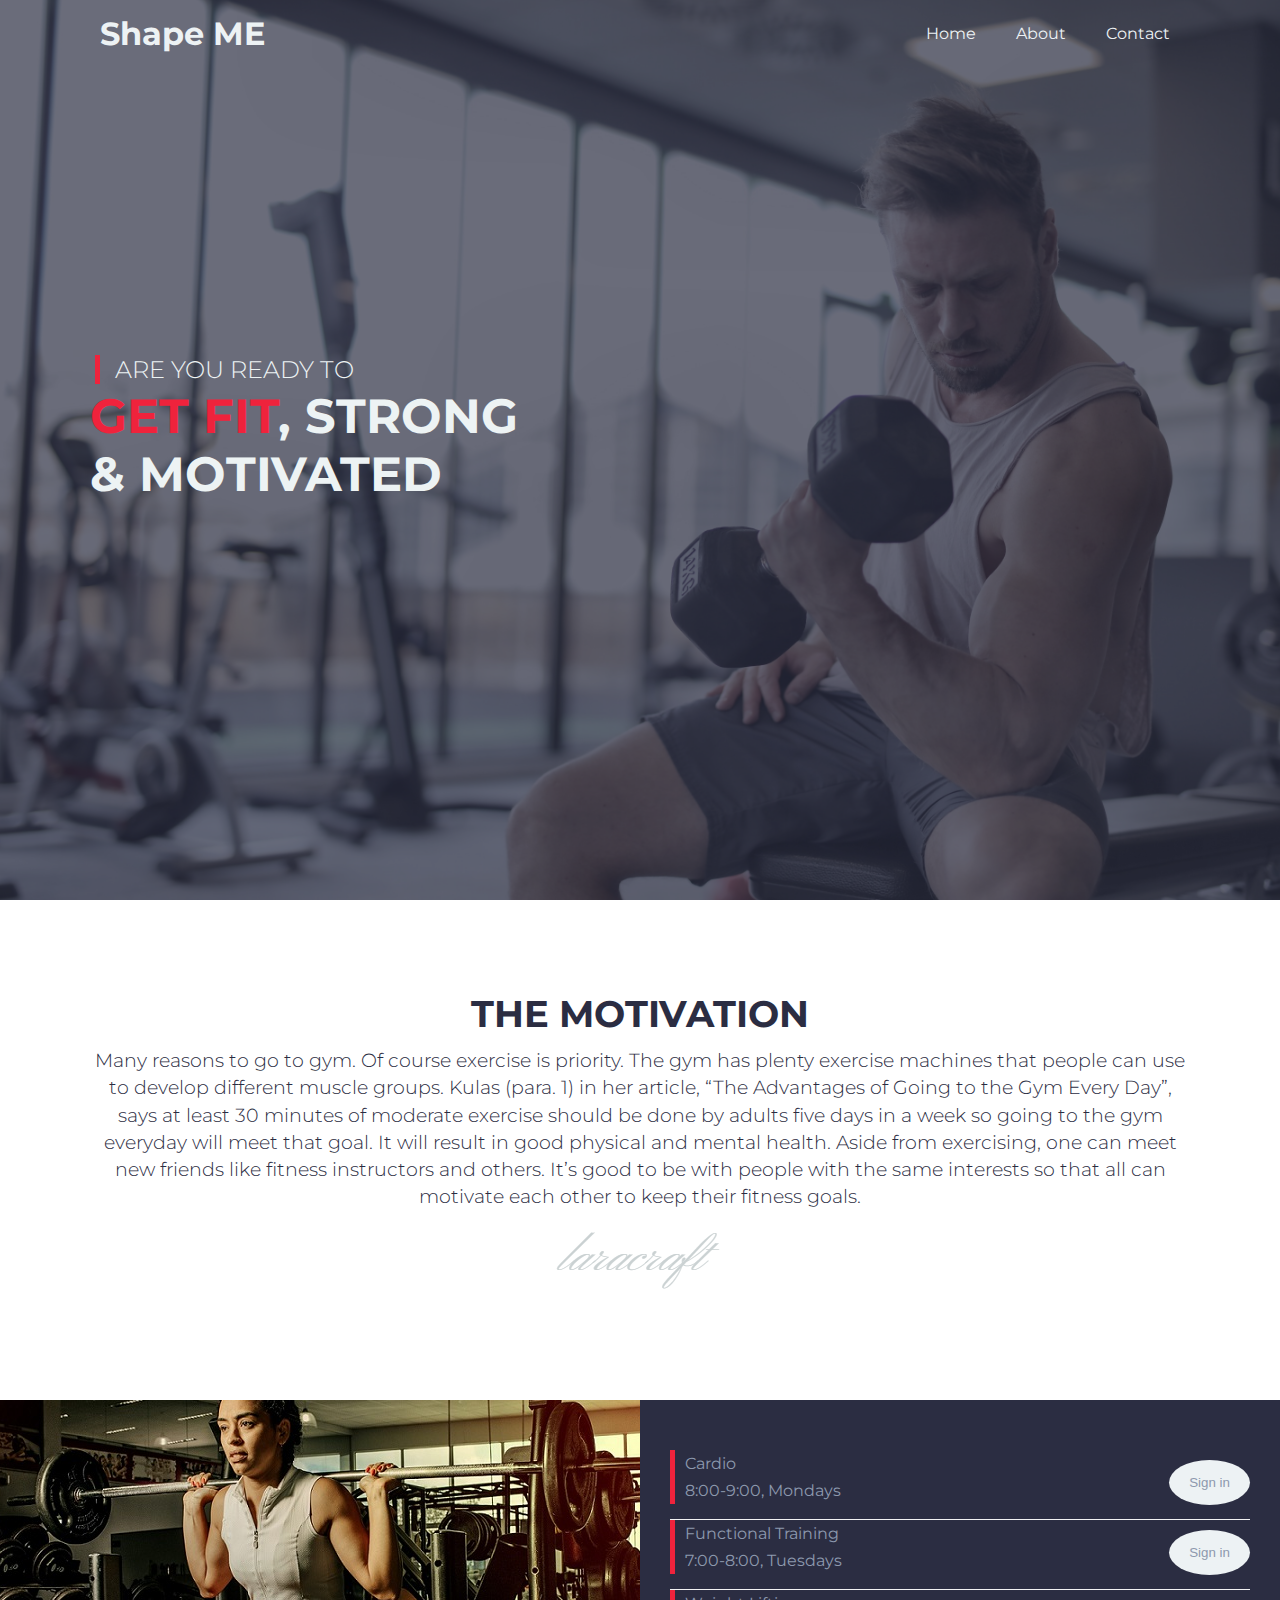
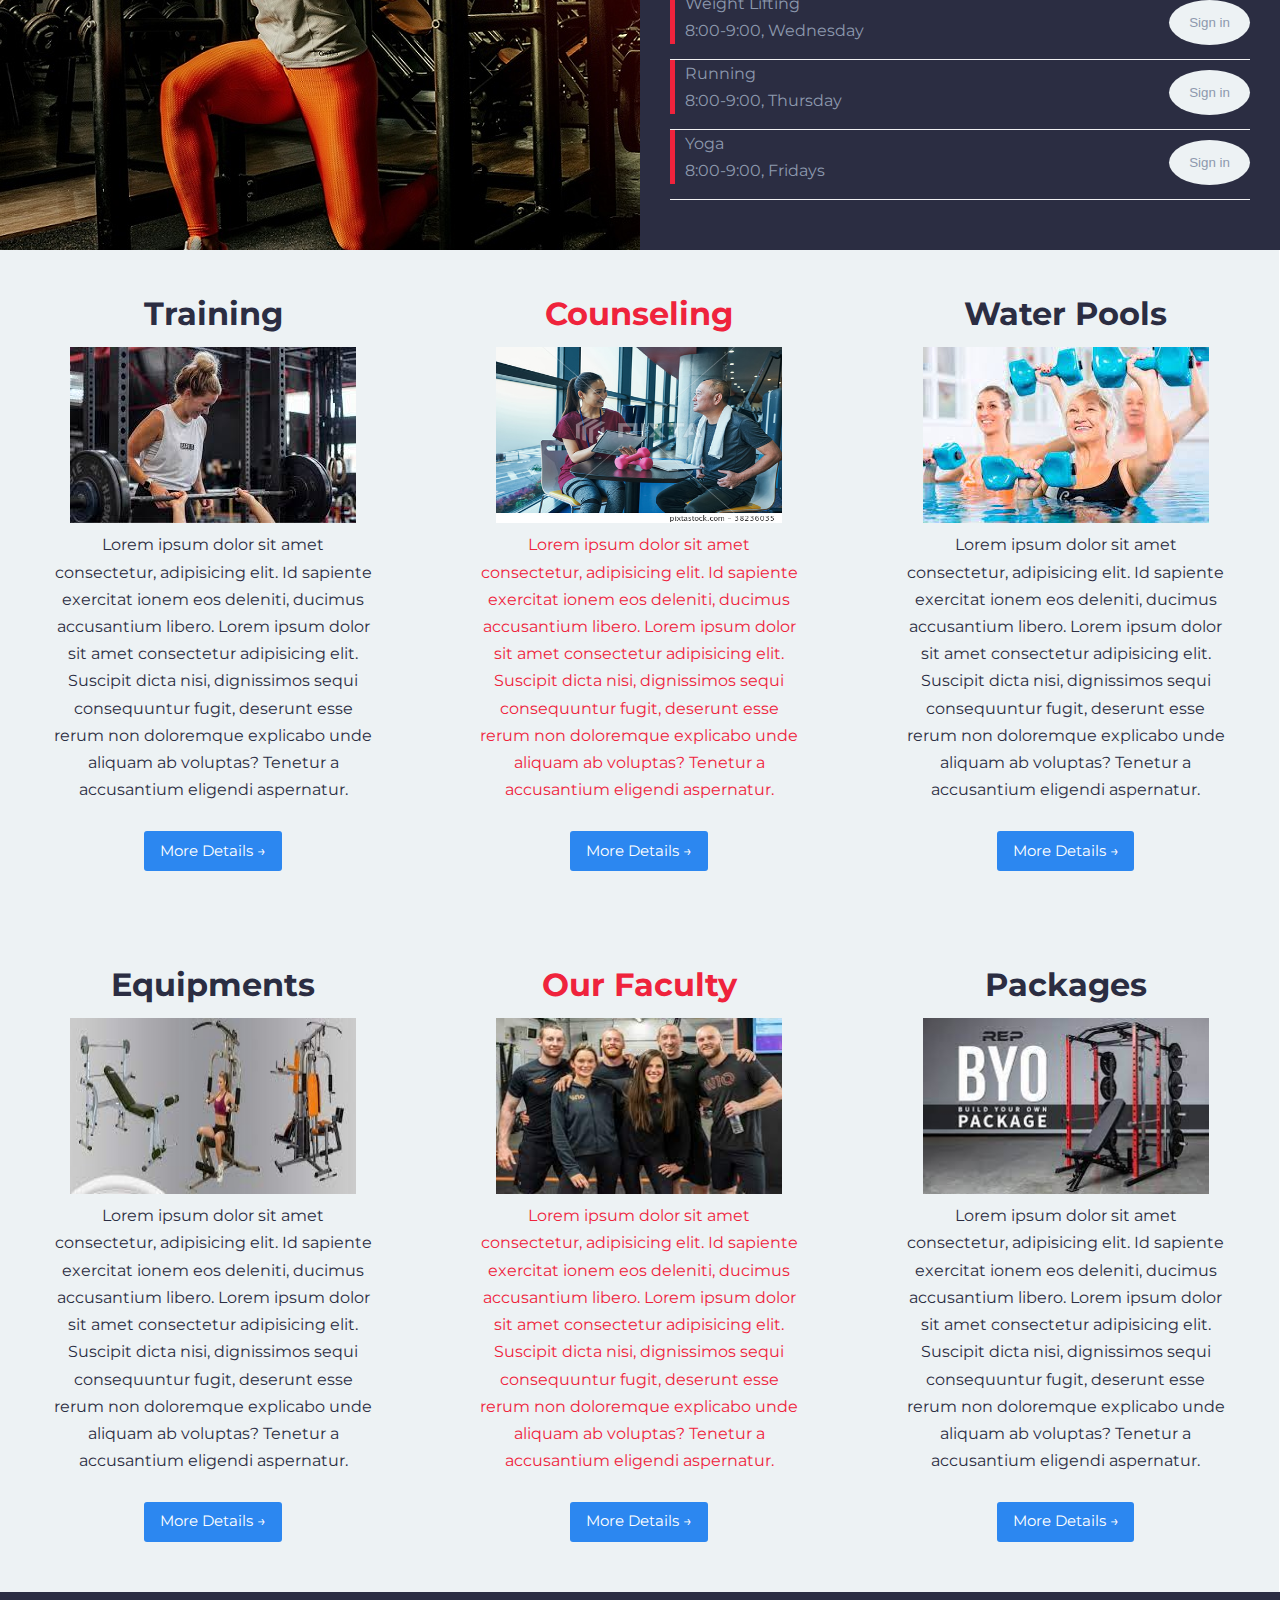
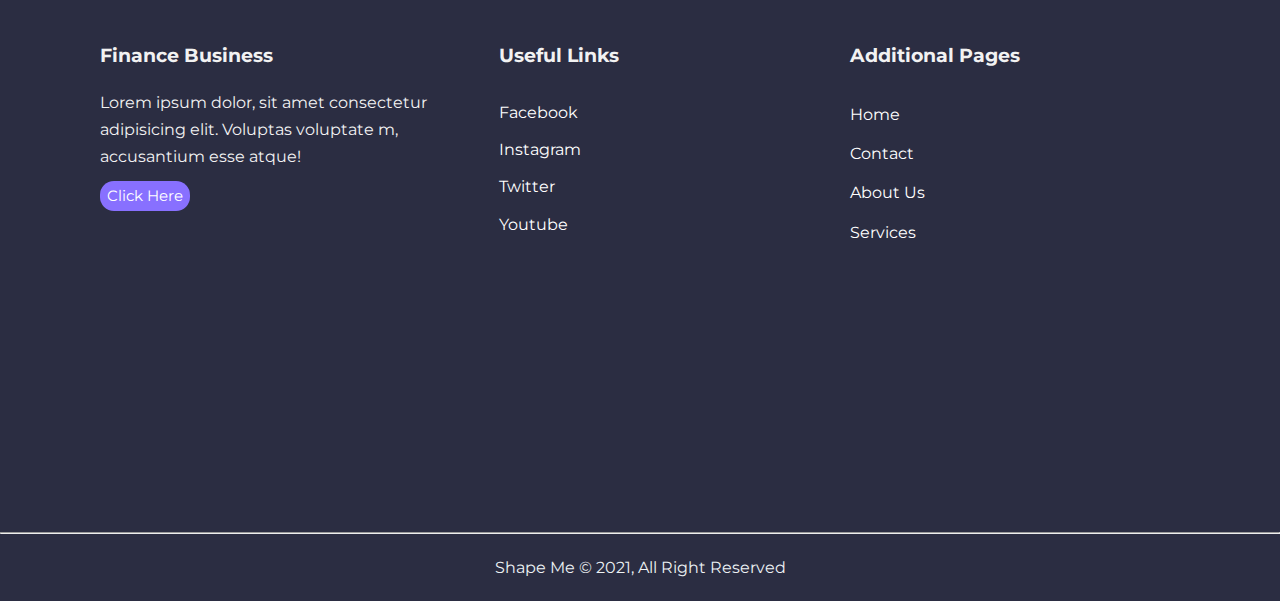
<file: Final Gym Project/index.html>
<!DOCTYPE html>
<html>
  <head>
    <meta charset="utf-8" />
    <meta name="description" content="Best Gym in town for males and females
    "s,health" />
    <title>Shape Me</title>
    <link rel="preconnect" href="https://fonts.gstatic.com" />
    <link
      href="https://fonts.googleapis.com/css2?family=Montserrat:wght@300;400;700&display=swap"
      rel="stylesheet"
    />
    <link
      rel="stylesheet"
      href="https://cdnjs.cloudflare.com/ajax/libs/animate.css/4.1.1/animate.min.css"
    />

    <link rel="stylesheet" href="css/style.css" />
    <link rel="shortcut icon" href="img/favicon.ico" type="image/x-icon" />
  </head>
  <body>
    <header id="showcase">
      <div class="overlay">
        <nav id="navbar">
          <div class="container">
            <h1 class="logo"><a href="index.html">Shape ME</a></h1>
            <ul>
              <li><a href="index.html">Home</a></li>
              <li><a href="about.html">About</a></li>
              <li><a href="contact.html">Contact</a></li>
            </ul>
          </div>
        </nav>

        <div class="container">
          <div class="landing animate__animated animate__fadeInRight">
            <div class="landing-content">
              <h2 class="sm-heading"><span>Are you ready to</span></h2>
              <h2 class="lg-heading">
                <span class="text-primary">Get Fit</span>, Strong <br />
                & motivated
              </h2>
            </div>
          </div>
        </div>
      </div>
    </header>

    <section id="motivation">
      <div class="container">
        <div class="section-title">
          <h3>The Motivation</h3>
        </div>
        <p>
          Many reasons to go to gym. Of course exercise is priority. The gym has
          plenty exercise machines that people can use to develop different
          muscle groups. Kulas (para. 1) in her article, “The Advantages of
          Going to the Gym Every Day”, says at least 30 minutes of moderate
          exercise should be done by adults five days in a week so going to the
          gym everyday will meet that goal. It will result in good physical and
          mental health. Aside from exercising, one can meet new friends like
          fitness instructors and others. It’s good to be with people with the
          same interests so that all can motivate each other to keep their
          fitness goals.
          <br />
          <img src="img/signature.png" alt="signature image" />
        </p>
      </div>
    </section>

    <section class="schedual">
      <div class="schedual-img"></div>
      <div class="schedual-content bg-dark">
        <div class="schedual-item">
          <div class="item-title">
            Cardio
            <div class="item-time">8:00-9:00, Mondays</div>
          </div>
          <div class="item-btn">
            <button class="btn btn-light">Sign in</button>
          </div>
        </div>
        <div class="schedual-item">
          <div class="item-title">
            Functional Training
            <div class="item-time">7:00-8:00, Tuesdays</div>
          </div>
          <div class="item-btn">
            <button class="btn btn-light">Sign in</button>
          </div>
        </div>
        <div class="schedual-item">
          <div class="item-title">
            Weight Lifting
            <div class="item-time">8:00-9:00, Wednesday</div>
          </div>
          <div class="item-btn">
            <button class="btn btn-light">Sign in</button>
          </div>
        </div>
        <div class="schedual-item">
          <div class="item-title">
            Running
            <div class="item-time">8:00-9:00, Thursday</div>
          </div>
          <div class="item-btn">
            <button class="btn btn-light">Sign in</button>
          </div>
        </div>
        <div class="schedual-item">
          <div class="item-title">
            Yoga
            <div class="item-time">8:00-9:00, Fridays</div>
          </div>
          <div class="item-btn">
            <button class="btn btn-light">Sign in</button>
          </div>
        </div>
      </div>
    </section>

    <section id="feature">
      <div class="box bg-light">
        <h1>Training</h1>
        <div><img src="img/training.jpg" alt="" /></div>
        <p>
          Lorem ipsum dolor sit amet consectetur, adipisicing elit. Id sapiente
          exercitat ionem eos deleniti, ducimus accusantium libero. Lorem ipsum
          dolor sit amet consectetur adipisicing elit. Suscipit dicta nisi,
          dignissimos sequi consequuntur fugit, deserunt esse rerum non
          doloremque explicabo unde aliquam ab voluptas? Tenetur a accusantium
          eligendi aspernatur.
        </p>
        <br />
        <div class="float-btn">
          <button class="bt btn-dark">More Details →</button>
        </div>
      </div>
      <div class="box bg-primary">
        <h1>Counseling</h1>
        <div>
          <img src="img/counceling.jpg" alt="" width="286px" height="176px" />
        </div>
        <p>
          Lorem ipsum dolor sit amet consectetur, adipisicing elit. Id sapiente
          exercitat ionem eos deleniti, ducimus accusantium libero. Lorem ipsum
          dolor sit amet consectetur adipisicing elit. Suscipit dicta nisi,
          dignissimos sequi consequuntur fugit, deserunt esse rerum non
          doloremque explicabo unde aliquam ab voluptas? Tenetur a accusantium
          eligendi aspernatur.
        </p>
        <br />
        <div class="float-btn">
          <button class="bt btn-dark">More Details →</button>
        </div>
      </div>
      <div class="box bg-light">
        <h1>Water Pools</h1>
        <div>
          <img src="img/water pool.jpg" alt="" width="286px" height="176px" />
        </div>
        <p>
          Lorem ipsum dolor sit amet consectetur, adipisicing elit. Id sapiente
          exercitat ionem eos deleniti, ducimus accusantium libero. Lorem ipsum
          dolor sit amet consectetur adipisicing elit. Suscipit dicta nisi,
          dignissimos sequi consequuntur fugit, deserunt esse rerum non
          doloremque explicabo unde aliquam ab voluptas? Tenetur a accusantium
          eligendi aspernatur.
        </p>
        <br />
        <div class="float-btn">
          <button class="bt btn-dark">More Details →</button>
        </div>
      </div>

      <div class="box bg-light">
        <h1>Equipments</h1>
        <div>
          <img src="img/Equipment.jpg" alt="" width="286px" height="176px" />
        </div>
        <p>
          Lorem ipsum dolor sit amet consectetur, adipisicing elit. Id sapiente
          exercitat ionem eos deleniti, ducimus accusantium libero. Lorem ipsum
          dolor sit amet consectetur adipisicing elit. Suscipit dicta nisi,
          dignissimos sequi consequuntur fugit, deserunt esse rerum non
          doloremque explicabo unde aliquam ab voluptas? Tenetur a accusantium
          eligendi aspernatur.
        </p>
        <br />
        <div class="float-btn">
          <button class="bt btn-dark">More Details →</button>
        </div>
      </div>
      <div class="box bg-primary">
        <h1>Our Faculty</h1>
        <div>
          <img src="img/faculty.jpg" alt="" width="286px" height="176px" />
        </div>
        <p>
          Lorem ipsum dolor sit amet consectetur, adipisicing elit. Id sapiente
          exercitat ionem eos deleniti, ducimus accusantium libero. Lorem ipsum
          dolor sit amet consectetur adipisicing elit. Suscipit dicta nisi,
          dignissimos sequi consequuntur fugit, deserunt esse rerum non
          doloremque explicabo unde aliquam ab voluptas? Tenetur a accusantium
          eligendi aspernatur.
        </p>
        <br />
        <div class="float-btn">
          <button class="bt btn-dark">More Details →</button>
        </div>
      </div>
      <div class="box bg-light">
        <h1>Packages</h1>
        <div>
          <img src="img/packages.jpg" alt="" width="286px" height="176px" />
        </div>
        <p>
          Lorem ipsum dolor sit amet consectetur, adipisicing elit. Id sapiente
          exercitat ionem eos deleniti, ducimus accusantium libero. Lorem ipsum
          dolor sit amet consectetur adipisicing elit. Suscipit dicta nisi,
          dignissimos sequi consequuntur fugit, deserunt esse rerum non
          doloremque explicabo unde aliquam ab voluptas? Tenetur a accusantium
          eligendi aspernatur.
        </p>
        <br />
        <div class="float-btn">
          <button class="bt btn-dark">More Details →</button>
        </div>
      </div>
    </section>
    <div class="clear"></div>
    <section id="footer">
      <div class="foot-container">
        <div class="box1">
          <h3>Finance Business</h3>
          <p>
            Lorem ipsum dolor, sit amet consectetur adipisicing elit. Voluptas
            voluptate m, accusantium esse atque!
          </p>
          <button class="foot-btn">Click Here</button>
        </div>
        <div class="box2">
          <h3>Useful Links</h3>
          <ul>
            <a class="links" href="https://www.facebook.com/"
              ><li>Facebook</li></a
            >
            <a class="links" href="https://www.instagram.com/"
              ><li>Instagram</li></a
            >
            <a class="links" href="https://twitter.com/"><li>Twitter</li></a>
            <a class="links" href="https://www.youtube.com/"
              ><li>Youtube</li></a
            >
          </ul>
        </div>
        <div class="box3">
          <h3>Additional Pages</h3>
          <ul>
            <a href="index.html"><li>Home</li></a>
            <a href="contact.html"><li>Contact</li></a>
            <a href="about.html"><li>About Us</li></a>
            <a href="#motivation"><li>Services</li></a>
          </ul>
        </div>
      </div>
    </section>
    <hr />
    <footer class="main-footer">
      <p>Shape Me &copy; 2021, All Right Reserved</p>
    </footer>
  </body>
</html>
</file>
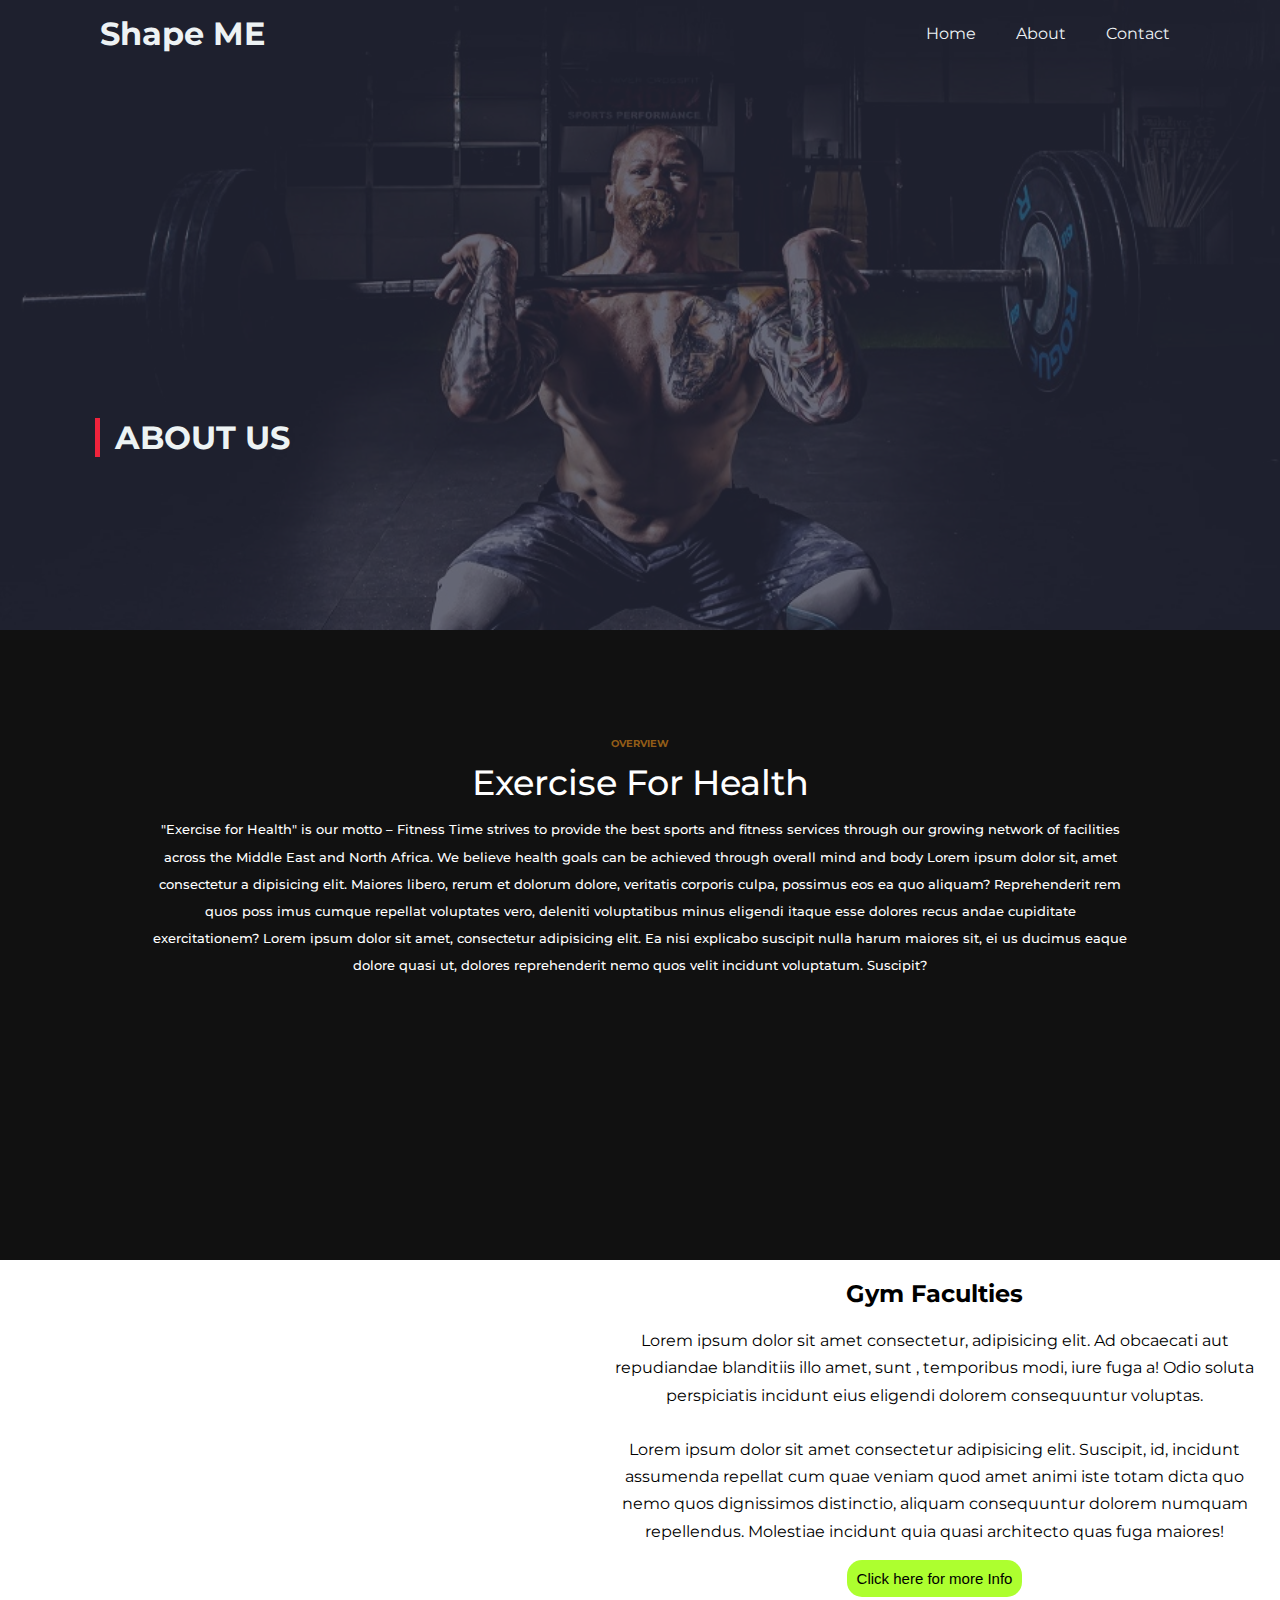
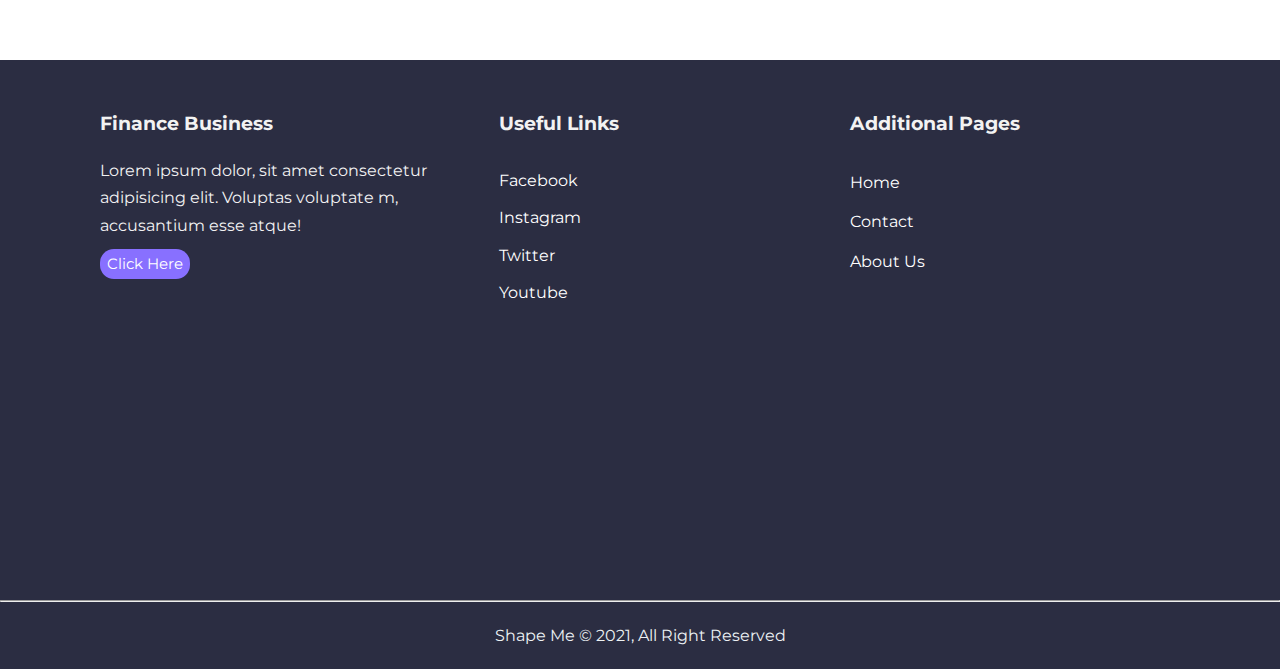
<file: Final Gym Project/about.html>
<!DOCTYPE html>
<html lang="en">
  <head>
    <meta charset="UTF-8" />

    <title>About Us</title>
    <link rel="preconnect" href="https://fonts.gstatic.com" />
    <link
      href="https://fonts.googleapis.com/css2?family=Montserrat:wght@300;400;700&display=swap"
      rel="stylesheet"
    />
    <link rel="stylesheet" href="css/style.css" />
    <link rel="shortcut icon" href="img/favicon.ico" type="image/x-icon" />
  </head>
  <body>
    <header id="showcase-about">
      <div class="overlay">
        <nav id="navbar">
          <div class="container">
            <h1 class="logo"><a href="index.html">Shape ME</a></h1>
            <ul>
              <li><a href="index.html">Home</a></li>
              <li><a href="about.html">About</a></li>
              <li><a href="contact.html">Contact</a></li>
            </ul>
          </div>
        </nav>

        <div class="container">
          <div class="landing">
            <div class="landing-content">
              <h2 class="sm-heading-contact"><span>About Us</span></h2>
            </div>
          </div>
        </div>
      </div>
    </header>

    <section>
      <div class="box-1">
        <p class="p-1">OVERVIEW</p>
        <h1>Exercise For Health</h1>
        <p class="p-2">
          "Exercise for Health" is our motto – Fitness Time strives to provide
          the best sports and fitness services through our growing network of
          facilities across the Middle East and North Africa. We believe health
          goals can be achieved through overall mind and body Lorem ipsum dolor
          sit, amet consectetur a dipisicing elit. Maiores libero, rerum et
          dolorum dolore, veritatis corporis culpa, possimus eos ea quo aliquam?
          Reprehenderit rem quos poss imus cumque repellat voluptates vero,
          deleniti voluptatibus minus eligendi itaque esse dolores recus andae
          cupiditate exercitationem? Lorem ipsum dolor sit amet, consectetur
          adipisicing elit. Ea nisi explicabo suscipit nulla harum maiores sit,
          ei us ducimus eaque dolore quasi ut, dolores reprehenderit nemo quos
          velit incidunt voluptatum. Suscipit?
        </p>
      </div>
    </section>
    <section id="abt">
      <div class="lft">
        <!-- <img src="img/trainer.jpg" /> -->
        <iframe
          width="560"
          height="315"
          src="https://www.youtube.com/embed/w0WIqgT0tm4"
          title="YouTube video player"
          frameborder="0"
          allow="accelerometer; autoplay; clipboard-write; encrypted-media; gyroscope; picture-in-picture"
          allowfullscreen
        ></iframe>
      </div>
      <div class="rigt">
        <h2>Gym Faculties</h2>
        <p>
          Lorem ipsum dolor sit amet consectetur, adipisicing elit. Ad obcaecati
          aut repudiandae blanditiis illo amet, sunt , temporibus modi, iure
          fuga a! Odio soluta perspiciatis incidunt eius eligendi dolorem
          consequuntur voluptas.
        </p>
        <br />
        <p>
          Lorem ipsum dolor sit amet consectetur adipisicing elit. Suscipit, id,
          incidunt assumenda repellat cum quae veniam quod amet animi iste totam
          dicta quo nemo quos dignissimos distinctio, aliquam consequuntur
          dolorem numquam repellendus. Molestiae incidunt quia quasi architecto
          quas fuga maiores!
        </p>
        <button class="rght-btn">Click here for more Info</button>
      </div>
    </section>

    <div class="clear"></div>
    <section id="footer">
      <div class="foot-container">
        <div class="box1">
          <h3>Finance Business</h3>
          <p>
            Lorem ipsum dolor, sit amet consectetur adipisicing elit. Voluptas
            voluptate m, accusantium esse atque!
          </p>
          <button class="foot-btn">Click Here</button>
        </div>
        <div class="box2">
          <h3>Useful Links</h3>
          <ul>
            <a class="links" href="https://www.facebook.com/"
              ><li>Facebook</li></a
            >
            <a class="links" href="https://www.instagram.com/"
              ><li>Instagram</li></a
            >
            <a class="links" href="https://twitter.com/"><li>Twitter</li></a>
            <a class="links" href="https://www.youtube.com/"
              ><li>Youtube</li></a
            >
          </ul>
        </div>
        <div class="box3">
          <h3>Additional Pages</h3>
          <ul>
            <a href="index.html"><li>Home</li></a>
            <a href="contact.html"><li>Contact</li></a>
            <a href="about.html"><li>About Us</li></a>
          </ul>
        </div>
      </div>
    </section>
    <hr />
    <footer class="main-footer">
      <p>Shape Me &copy; 2021, All Right Reserved</p>
    </footer>
  </body>
</html>
</file>
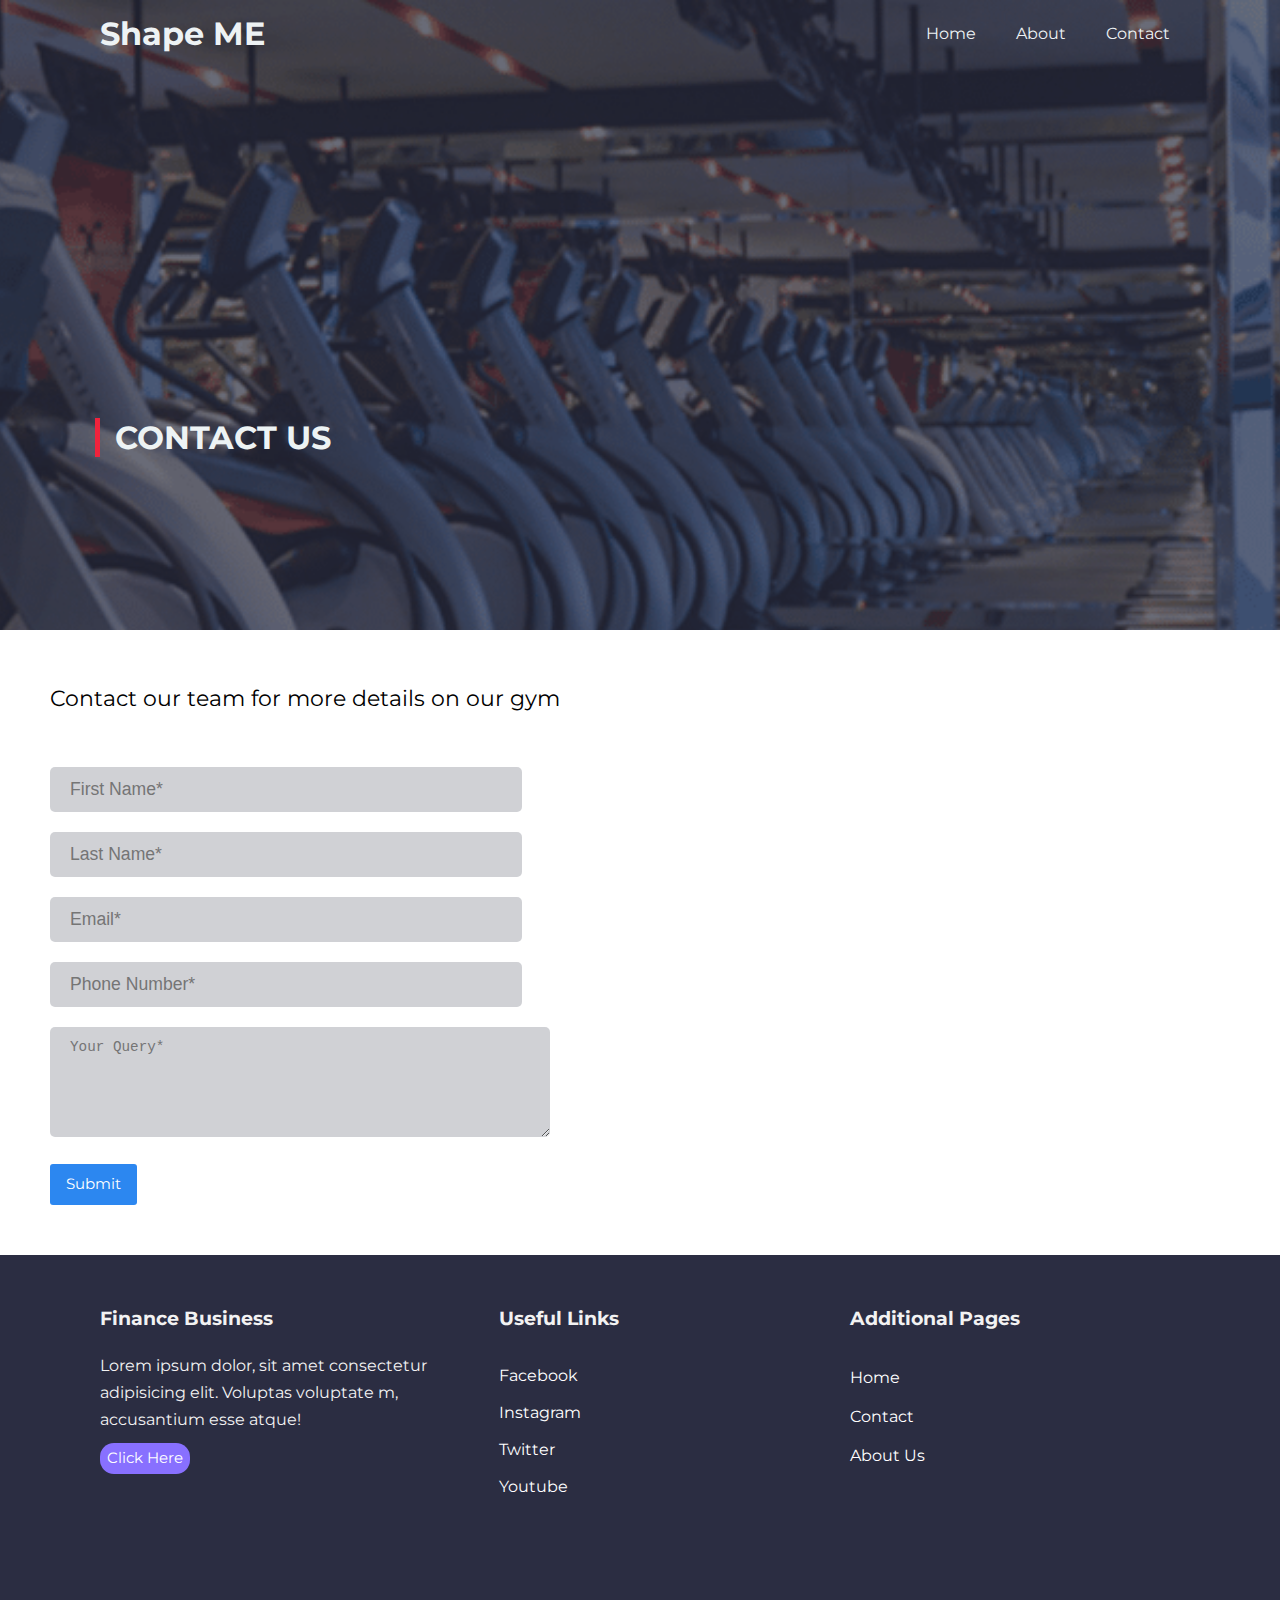
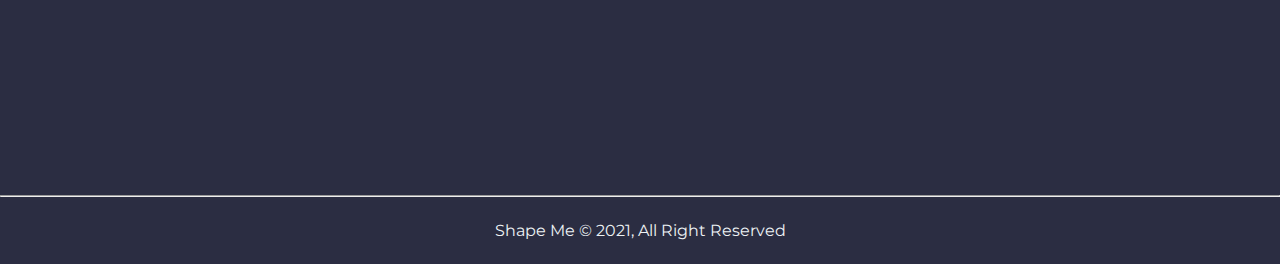
<file: Final Gym Project/contact.html>
<!DOCTYPE html>
<html lang="en">
  <head>
    <meta charset="UTF-8" />
    <meta
      name="description"
      content="Best Gym in town for males and females "
    />
    <link rel="preconnect" href="https://fonts.gstatic.com" />
    <link
      href="https://fonts.googleapis.com/css2?family=Montserrat:wght@300;400;700&display=swap"
      rel="stylesheet"
    />

    <link rel="stylesheet" href="css/style.css" />
    <title>Contact Us</title>
  </head>
  <body>
    <header id="showcase-contact">
      <div class="overlay">
        <nav id="navbar">
          <div class="container">
            <h1 class="logo"><a href="index.html">Shape ME</a></h1>
            <ul>
              <li><a href="index.html">Home</a></li>
              <li><a href="about.html">About</a></li>
              <li><a href="contact.html">Contact</a></li>
            </ul>
          </div>
        </nav>

        <div class="container">
          <div class="landing">
            <div class="landing-content">
              <h2 class="sm-heading-contact"><span>Contact Us</span></h2>
            </div>
          </div>
        </div>
      </div>
    </header>
    <section class="form">
      <div class="contact-detail">
        Contact our team for more details on our gym
      </div>
      <form method="GET" class="contact-form">
        <input type="text" placeholder="First Name*" />
        <input type="text" placeholder="Last Name*" />
        <input type="email" placeholder="Email*" />
        <input type="number" placeholder="Phone Number*" />
        <textarea
          name="message"
          cols="30"
          rows="10"
          placeholder="Your Query*"
        ></textarea>
        <br />
        <button type="submit" class="bt btn-dark">Submit</button>
      </form>
    </section>
    <section id="footer">
      <div class="foot-container">
        <div class="box1">
          <h3>Finance Business</h3>
          <p>
            Lorem ipsum dolor, sit amet consectetur adipisicing elit. Voluptas
            voluptate m, accusantium esse atque!
          </p>
          <button class="foot-btn">Click Here</button>
        </div>
        <div class="box2">
          <h3>Useful Links</h3>
          <ul>
            <a class="links" href="https://www.facebook.com/"
              ><li>Facebook</li></a
            >
            <a class="links" href="https://www.instagram.com/"
              ><li>Instagram</li></a
            >
            <a class="links" href="https://twitter.com/"><li>Twitter</li></a>
            <a class="links" href="https://www.youtube.com/"
              ><li>Youtube</li></a
            >
          </ul>
        </div>
        <div class="box3">
          <h3>Additional Pages</h3>
          <ul>
            <a href="index.html"><li>Home</li></a>
            <a href="contact.html"><li>Contact</li></a>
            <a href="about.html"><li>About Us</li></a>
          </ul>
        </div>
      </div>
    </section>
    <hr />
    <footer class="main-footer">
      <p>Shape Me &copy; 2021, All Right Reserved</p>
    </footer>
  </body>
</html>
</file>
<file: Final Gym Project/css/style.css>
* {
  margin: 0px;
  padding: 0px;
  box-sizing: border-box;
}
/* 
ul {
  font-size: 2rem;
} */

html,
body {
  font-family: "Montserrat", sans-serif;
  line-height: 1.7em;
}

a {
  text-decoration: none;
  color: #2b2d42;
}

h1,
h2,
h3 {
  margin-bottom: 20px;
}

.container {
  max-width: 1100px;
  margin: auto;
  overflow: hidden;
}

.text-primary {
  color: #ef233c;
}

.btn {
  display: inline-block;
  padding: 15px 20px;
  cursor: pointer;
  border: none;
  border-radius: 50%;
}
.btn-light {
  background-color: #edf2f4;
  color: #8d99ae;
}
.btn-light-contact {
  margin: 20px 0px 0px 0px;
  background-color: #edf2f4;
  color: #8d99ae;
}
.btn-light:hover {
  background-color: #ef233c;
  color: #edf2f4;
}

.btn-light-contact:hover {
  background-color: #ef233c;
  color: #edf2f4;
}
.bt {
  display: inline-block;
  background-color: #2c87f0;
  color: #fff;
  padding: 0.538em 1.077em;
  font-family: inherit;
  font-size: 0.923em;
  font-weight: 400;
  margin: 0;
  border: 0;
  cursor: pointer;
  line-height: 1.65;
  text-decoration: none !important;
  max-width: 100%;
  /* transition: 0.15s all ease; */
  border-radius: 3px;
}
.btn-dark:hover {
  background-color: #166aca;
}

.bg-dark {
  background-color: #2b2d42;
  color: #edf2f4;
}

.bg-light {
  background-color: #edf2f4;
  color: #2b2d42;
}
.bg-primary {
  background-color: #edf2f4;
  color: #ef233c;
}

/* showcase */
#showcase {
  background-image: url(../img/showcase.jpg);
  background-attachment: fixed;
  background-position: center;
  background-repeat: no-repeat;
  background-size: cover;
  height: 100vh;
}
#showcase-contact {
  background-image: url(../img/gym-1.png);
  background-attachment: fixed;
  background-position: center;
  background-repeat: no-repeat;
  background-size: cover;
  height: 70vh;
}
#showcase-about {
  background-image: url(../img/trainer.jpg);
  background-attachment: fixed;
  background-position: center;
  background-repeat: no-repeat;
  background-size: cover;
  height: 70vh;
}
#showcase .overlay {
  background-color: rgba(43, 45, 66, 0.7);
  height: 100%;
}
#showcase-contact .overlay {
  background-color: rgba(43, 45, 66, 0.7);
  height: 100%;
}
#showcase-about .overlay {
  background-color: rgba(43, 45, 66, 0.7);
  height: 100%;
}
/* navbar */
#navbar .logo {
  float: left;
  margin-top: 20px;
  margin-left: 10px;
}
#navbar a {
  color: #edf2f4;
}

#navbar ul {
  float: right;
  list-style: none;
}
#navbar ul li {
  float: left;
}

#navbar ul li a {
  display: block;
  padding: 20px 20px 10px 20px;
  text-align: center;
}

#navbar a:hover {
  color: #ef233c;
}
#navbar ul a:hover {
  border-bottom: 1px solid #ef233c;
}

.landing {
  display: flex;
  align-items: center;
  height: calc(90vh - 70px);
  text-transform: uppercase;
  text-align: left;
  color: #edf3f4;
}

.sm-heading {
  font-weight: 300;
  margin: 5px;
  font-size: 1.5em;
}
.sm-heading span {
  border-left: 5px solid #ef233c;
  padding-left: 15px;
}
.sm-heading-contact span {
  border-left: 5px solid #ef233c;
  padding-left: 15px;
}
.sm-heading-contact {
  font-weight: 700;
  margin: 5px;
  font-size: 2em;
}
.lg-heading {
  font-size: 3em;
  line-height: 1.2em;
  font-weight: 700;
}
.contact-form {
  margin: 0px 50px 50px;
}
.contact-form input,
textarea {
  color: black;
  font-size: 1.1em;
  display: block;
  width: 40%;
  margin: 0px 0px 20px;
  padding: 12px 20px;
  border: 0px;
  border-radius: 5px;
  background-color: #2b2d4238;
}
.contact-form textarea {
  margin: 0px 749px 0px 0px;
  height: 110px;
  width: 500px;
  font-weight: 300;
}
.contact-form textarea :placeholder-shown {
  font-size: 1.1em;
}
.contact-detail {
  margin: 55px 50px;
  font-size: 1.4em;
}

#motivation {
  min-height: 500px;
  text-align: center;
  padding: 10px;
  color: #2b2d42;
  padding-top: 100px;
}
.authors {
  text-align: left;
}

#motivation .section-title {
  text-transform: uppercase;
  font-weight: 700;
  font-size: 2em;
}

#motivation p {
  font-weight: 300;
  font-size: 1.2em;
}

/* schedual */
.schedual {
  height: 450px;
}

.schedual .schedual-img {
  float: left;
  width: 50%;
  min-height: 100%;
  background: url(../img/schedual.jpg) no-repeat center center;
}

.schedual .schedual-content {
  float: right;
  width: 50%;
  min-height: 100%;
  padding: 50px 30px;
  color: #8d99ae;
}

.schedual-item {
  height: 70px;
  margin-left: 30px 20px;
  border-bottom: 1px solid #f2f2f2;
  padding-bottom: 10px;
}

.schedual-item .item-title {
  float: left;
  border-left: 5px solid #ef233c;
  padding-left: 10px;
  text-transform: capitalize;
}

.schedual-item .item-btn {
  float: right;
  margin-top: 10px;
}
/* features */

#feature .box {
  width: 33.3%;
  float: left;
  padding: 50px;
  text-align: center;
}

/* footer */

.main-footer {
  text-align: center;
  padding: 20px;
  background-color: #2b2d42;
  color: #edf2f4;
}

.clear {
  clear: both;
}

.box-1 {
  background-color: #111111;
  height: 70vh;
}

.p-1 {
  padding-top: 100px;
  text-align: center;
  color: #935d17;
  font-weight: 700;
  font-size: 10px;
}

.box-1 h1 {
  margin-top: 12px;
  text-align: center;
  color: #fff;
  font-size: 35px;
  font-weight: 500;
}

.p-2 {
  text-align: center;
  color: #fff;
  font-weight: 500;
  font-size: 13px;
  padding-left: 150px;
  padding-right: 150px;
}
#footer {
  height: 60vh;
  background-color: #2b2d42;
  width: 100%;
}
.foot-container {
  display: grid;
  grid-template-columns: 30% auto auto;
  color: #f2f2f2;
  padding: 50px;
  margin-left: 50px;
}
.box2 {
  margin-left: 60px;
}
.box2 li {
  list-style-type: none;
  padding-top: 10px;
}
.box3 {
  margin-left: 20px;
}
.box3 li {
  list-style-type: none;
  cursor: pointer;
  padding-top: 12px;
  color: white;
}
.box3 li:hover {
  color: yellowgreen;
  animation-duration: 2s;
}
.box1 .foot-btn {
  display: inline-block;
  display: inline-block;
  background-color: #8870ff;
  color: #fff;
  padding: 3px 7px;
  font-family: inherit;
  font-size: 0.923em;
  font-weight: 400;
  margin: 0;
  border: 0;
  cursor: pointer;
  line-height: 1.65;
  text-decoration: none !important;
  max-width: 100%;
  border-radius: 14px;
}
.box1 .foot-btn:hover {
  background: #6450cc;
}
.box1 p {
  padding-bottom: 10px;
}
#abt {
  display: grid;
  grid-template-columns: auto auto;
  text-align: center;
  height: 400px;
  padding: 20px;
  column-gap: 29px;
}
.lft img {
  width: 500px;
  height: 350px;
}
.rigt {
  height: auto;
}
.rght-btn {
  padding: 10px;
  margin: 15px;
  font-size: 15px;
  border: none;
  border-radius: 15px;
  color: black;
  background-color: greenyellow;
}
.rght-btn:hover {
  color: rgb(75, 107, 27);
  border: 1px solid yellowgreen;
  cursor: pointer;
  background: transparent;
}

.links {
  color: #fff;
}

.links:hover {
  color: #8ccd39;
  border: 1px solid yellowgreen;
  cursor: pointer;
  background: transparent;
}
</file>
